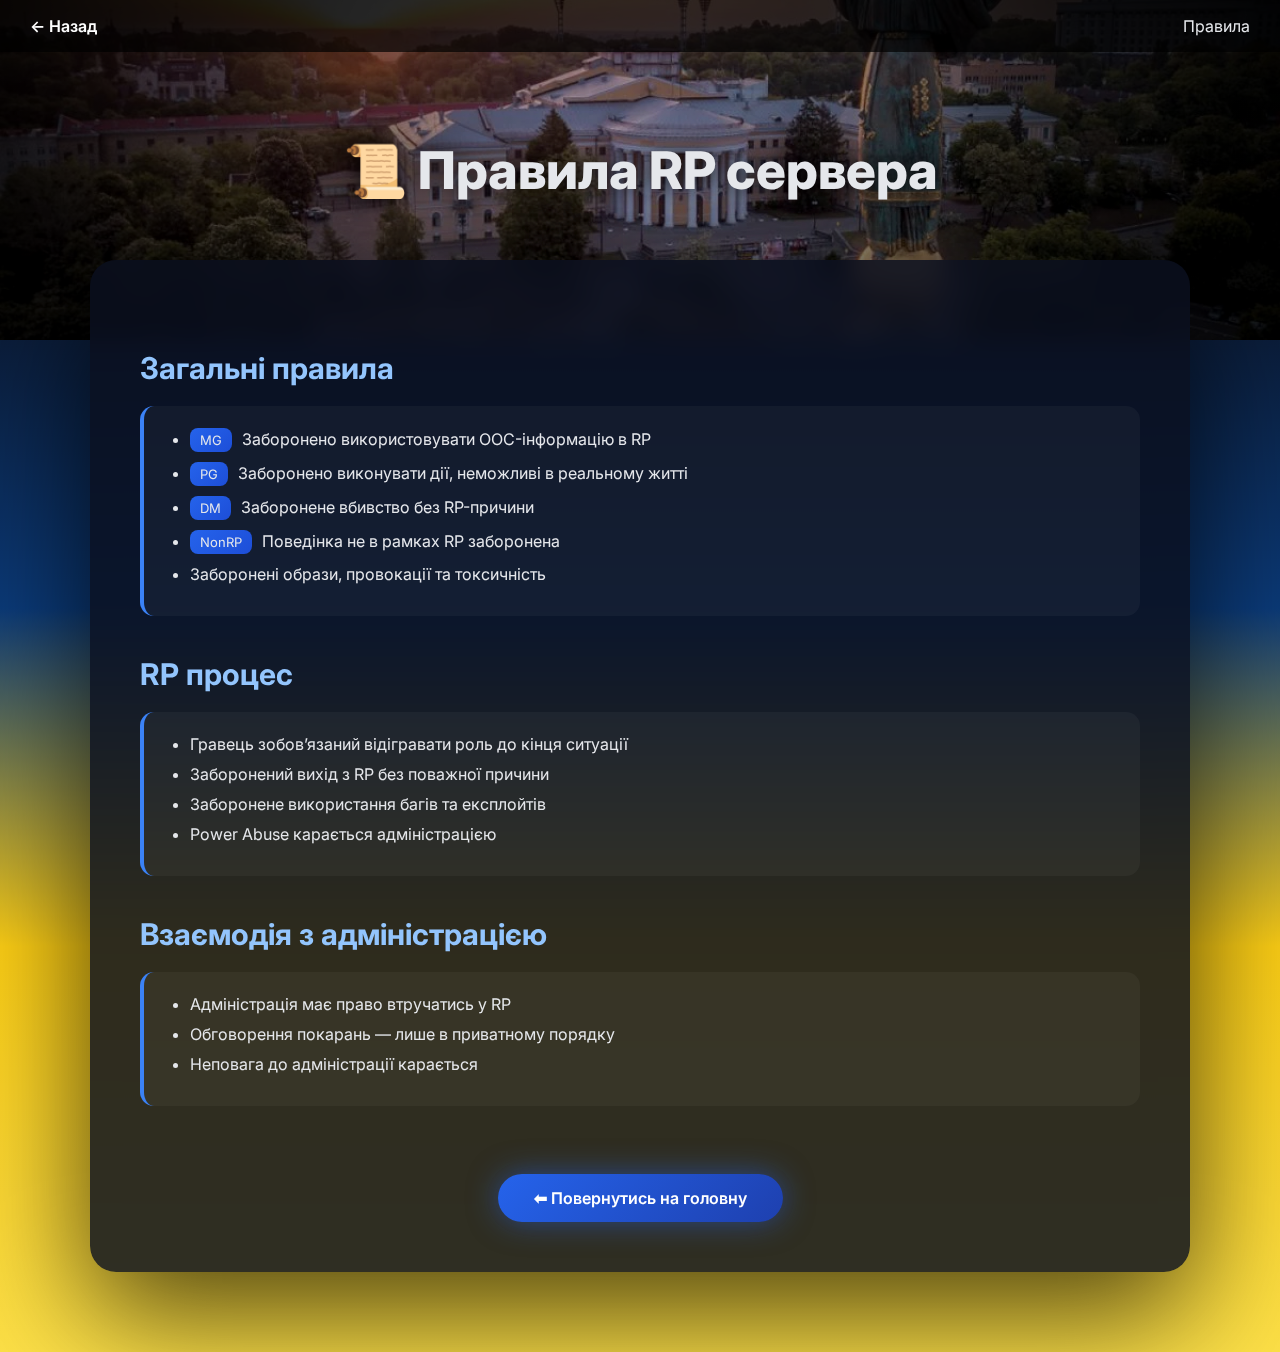
<file: rules.html>
<!DOCTYPE html>
<html lang="uk">

<head>
    <meta charset="UTF-8">
    <title>Правила сервера</title>

    <style>
        /* ===== RESET & FONTS ===== */
        @import url('https://fonts.googleapis.com/css2?family=Inter:wght@400;600;800&display=swap');

        * {
            margin: 0;
            padding: 0;
            box-sizing: border-box;
        }

        body {
            font-family: 'Inter', sans-serif;
            color: #e5e7eb;
            background: linear-gradient(180deg,
                    #0b1d3a 0%,
                    #0b1d3a 25%,
                    #0b3a78 45%,
                    #facc15 70%,
                    #fde047 100%);
        }

         /* NAV */
        .navbar {
            position: fixed;
            top: 0;
            width: 100%;
            padding: 16px 30px;
            background: rgba(0, 0, 0, 0.7);
            display: flex;
            justify-content: space-between;
            align-items: center;
            z-index: 10;
        }

        .navbar a {
            color: white;
            text-decoration: none;
            font-weight: 600;
        }

        /* ===== HERO ===== */
        .hero {
            height: 340px;
            background: url("imgs/footerimg.jpg") center / cover no-repeat;
            position: relative;
            display: flex;
            align-items: center;
            justify-content: center;
        }

        .hero::after {
            content: "";
            position: absolute;
            inset: 0;
            background: radial-gradient(circle, rgba(0, 0, 0, 0.2), rgba(0, 0, 0, 0.85));
        }

        .hero h1 {
            position: relative;
            font-size: 52px;
            font-weight: 800;
            z-index: 1;
            text-align: center;
            text-shadow: 0 0 25px rgba(0, 0, 0, 0.9);
            padding: 0 20px;
        }

        /* ===== CONTENT ===== */
        .rules-wrapper {
            max-width: 1100px;
            margin: -80px auto 80px;
            padding: 50px;
            background: rgba(10, 15, 30, 0.85);
            backdrop-filter: blur(12px);
            border-radius: 26px;
            box-shadow: 0 40px 120px rgba(0, 0, 0, 0.7);
            animation: fadeUp 1s ease;
        }

        .section-title {
            font-size: 30px;
            margin: 40px 0 20px;
            color: #93c5fd;
        }

        .rule-box {
            background: rgba(255, 255, 255, 0.04);
            border-left: 4px solid #3b82f6;
            padding: 22px 26px;
            border-radius: 14px;
            margin-bottom: 18px;
        }

        .rule-box ul {
            padding-left: 20px;
        }

        .rule-box li {
            margin-bottom: 10px;
        }

        .tag {
            display: inline-block;
            background: linear-gradient(135deg, #2563eb, #1d4ed8);
            padding: 4px 10px;
            border-radius: 8px;
            font-size: 13px;
            margin-right: 6px;
        }

        /* ===== BACK BUTTON ===== */
        .back-btn {
            display: inline-flex;
            align-items: center;
            gap: 10px;
            margin-top: 50px;
            padding: 14px 36px;
            background: linear-gradient(135deg, #2563eb, #1e40af);
            color: white;
            text-decoration: none;
            border-radius: 999px;
            font-weight: 600;
            transition: 0.35s ease;
            box-shadow: 0 0 30px rgba(37, 99, 235, 0.5);
        }

        .back-btn:hover {
            transform: translateY(-3px) scale(1.05);
            box-shadow: 0 0 45px rgba(37, 99, 235, 0.9);
        }

        /* ===== ANIM ===== */
        @keyframes fadeUp {
            from {
                opacity: 0;
                transform: translateY(30px);
            }

            to {
                opacity: 1;
                transform: translateY(0);
            }
        }

        /* ===== MOBILE RESPONSIVE ===== */
        @media (max-width: 768px) {
            .hero {
                height: 220px;
            }

            .hero h1 {
                font-size: 32px;
            }

            .rules-wrapper {
                margin: -40px 15px 40px;
                padding: 25px;
                border-radius: 16px;
            }

            .section-title {
                font-size: 24px;
                margin: 30px 0 15px;
            }

            .rule-box {
                padding: 16px 20px;
                border-radius: 12px;
            }

            .back-btn {
                padding: 10px 24px;
                font-size: 14px;
            }
        }

        @media (max-width: 480px) {
            .hero {
                height: 180px;
            }

            .hero h1 {
                font-size: 24px;
            }

            .rules-wrapper {
                padding: 20px 15px;
            }

            .section-title {
                font-size: 20px;
            }

            .rule-box {
                padding: 12px 16px;
            }

            .back-btn {
                padding: 8px 20px;
                font-size: 12px;
            }
        }
    </style>

</head>

<body>
    <nav class="navbar">
        <a href="index.html">← Назад</a>
        <span>Правила</span>
    </nav>

    <!-- HERO -->
    <div class="hero">
        <h1>📜 Правила RP сервера</h1>
    </div>

    <!-- CONTENT -->
    <div class="rules-wrapper">

        <h2 class="section-title">Загальні правила</h2>
        <div class="rule-box">
            <ul>
                <li><span class="tag">MG</span> Заборонено використовувати OOC-інформацію в RP</li>
                <li><span class="tag">PG</span> Заборонено виконувати дії, неможливі в реальному житті</li>
                <li><span class="tag">DM</span> Заборонене вбивство без RP-причини</li>
                <li><span class="tag">NonRP</span> Поведінка не в рамках RP заборонена</li>
                <li>Заборонені образи, провокації та токсичність</li>
            </ul>
        </div>

        <h2 class="section-title">RP процес</h2>
        <div class="rule-box">
            <ul>
                <li>Гравець зобовʼязаний відігравати роль до кінця ситуації</li>
                <li>Заборонений вихід з RP без поважної причини</li>
                <li>Заборонене використання багів та експлойтів</li>
                <li>Power Abuse карається адміністрацією</li>
            </ul>
        </div>

        <h2 class="section-title">Взаємодія з адміністрацією</h2>
        <div class="rule-box">
            <ul>
                <li>Адміністрація має право втручатись у RP</li>
                <li>Обговорення покарань — лише в приватному порядку</li>
                <li>Неповага до адміністрації карається</li>
            </ul>
        </div>

        <center>
            <a href="index.html" class="back-btn">⬅ Повернутись на головну</a>
        </center>

    </div>

</body>

</html>
</file>
